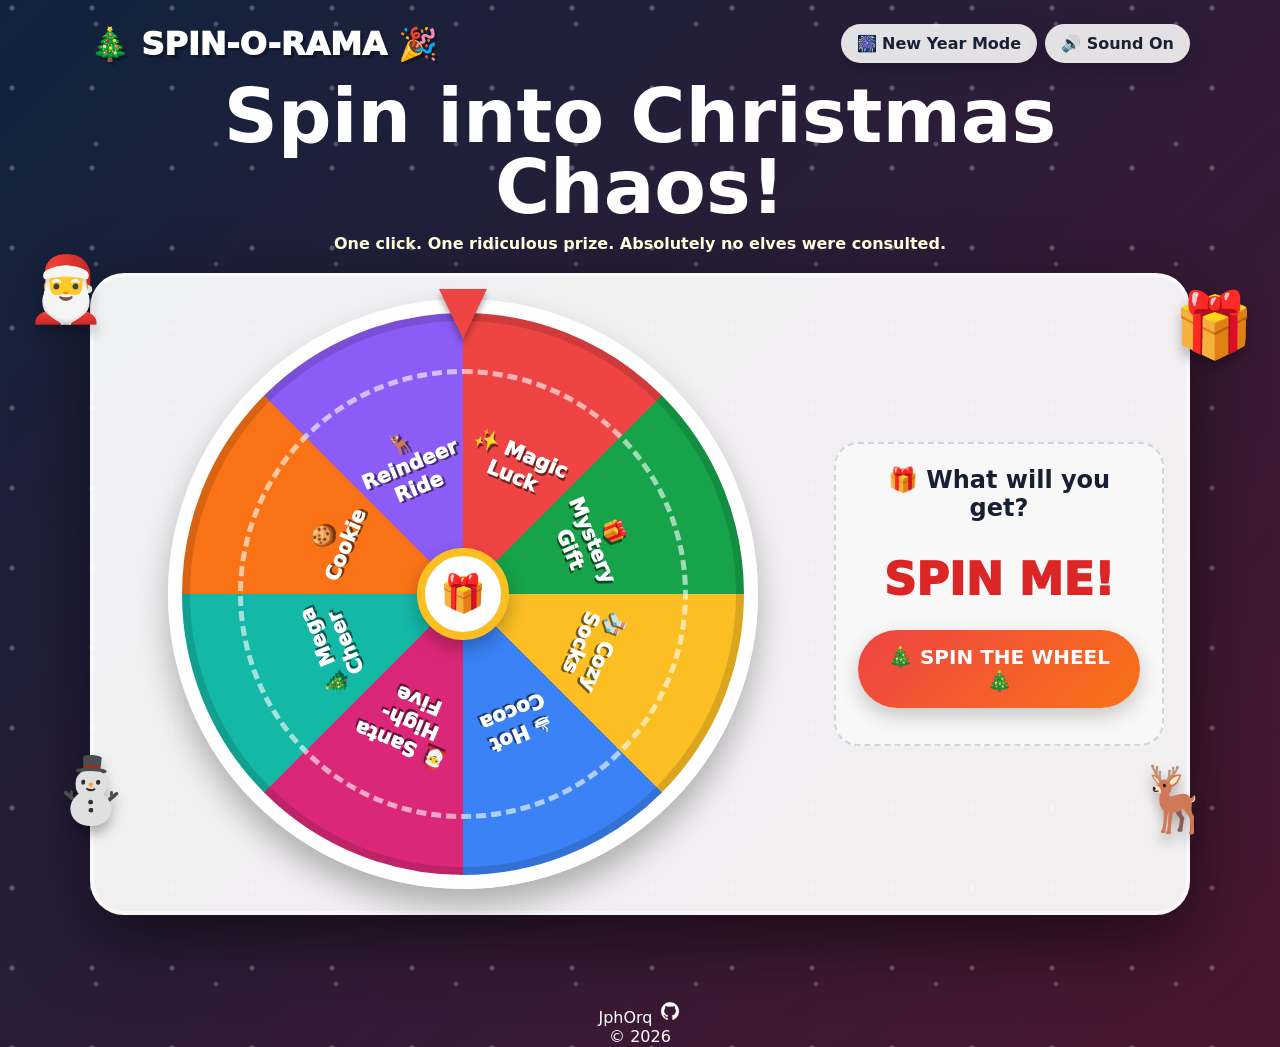
<file: index.html>
<!doctype html>
<html lang="en">
  <head>
    <meta charset="utf-8" />
    <meta name="viewport" content="width=device-width,initial-scale=1" />
    <title>Holiday Spin-O-Rama</title>
    <link rel="stylesheet" href="holiday_spinorama_styles.css" />
    <link
      rel="icon"
      href="data:image/svg+xml,<svg xmlns=%22http://www.w3.org/2000/svg%22 viewBox=%220 0 100 100%22><text y=%22.9em%22 font-size=%2290%22>🎁</text></svg>"
    />
  </head>

  <body>
    <div class="app" id="app">
      <div class="snow"><i></i><i></i><i></i><i></i><i></i><i></i><i></i></div>
      <div class="sticker s1">🎅</div>
      <div class="sticker s2">🎁</div>
      <div class="sticker s3">⛄</div>
      <div class="sticker s4">🦌</div>

      <header>
        <div class="logo">🎄 SPIN-O-RAMA 🎉</div>
        <div class="controls">
          <button class="small-btn" id="themeBtn">🎆 New Year Mode</button>
          <button class="small-btn" id="soundBtn">🔊 Sound On</button>
        </div>
      </header>

      <section class="hero">
        <h1 id="title">Spin into Christmas Chaos!</h1>
        <p id="subtitle">
          One click. One ridiculous prize. Absolutely no elves were consulted.
        </p>
      </section>

      <main class="game">
        <div class="wheel-wrap">
          <div class="pointer"></div>
          <div class="wheel" id="wheel">
            <div class="labels" id="labels"></div>
          </div>
          <div class="hub">🎁</div>
        </div>

        <aside class="panel">
          <h2 id="panelTitle">🎁 What will you get?</h2>
          <div class="result" id="result">SPIN ME!</div>
          <button class="spin-btn" id="spin">🎄 SPIN THE WHEEL 🎄</button>
          <!-- <div class="note">
            Tip: replace the prize text, emojis, colors, and sounds in the
            CONFIG object at the bottom.
          </div> -->
          <div class="history" id="history"></div>
        </aside>
      </main>
    </div>
    <div class="confetti" id="confetti"></div>

    <footer class="main-footer">
      <p>
        JphOrq
        <a href="https://github.com/JphOrq" target="_blank">
          <img
            src="imagesRunning/GitHub.png"
            alt="GitHub"
            width="24"
            height="24"
          />
        </a>
        <br />
        &copy; <span id="currentYear"></span>
        <!-- &copy; 2026-<span id="currentYear"></span> -->
      </p>
    </footer>

    <script src="holiday_spinorama_script.js"></script>
  </body>
</html>
</file>
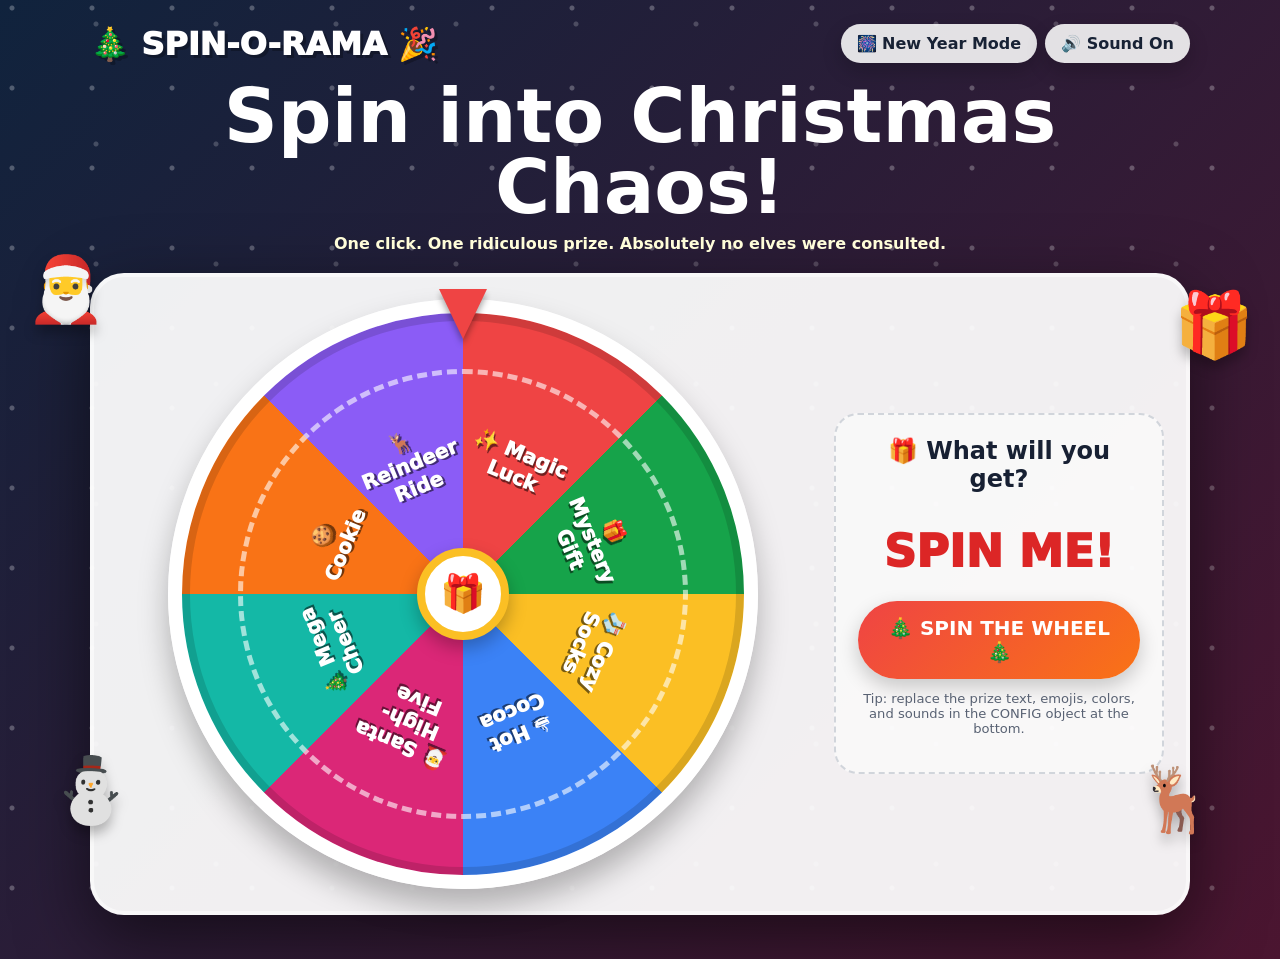
<file: holiday_spinorama.html>
<!doctype html>
<html lang="en">
  <head>
    <meta charset="utf-8" />
    <meta name="viewport" content="width=device-width,initial-scale=1" />
    <title>Holiday Spin-O-Rama 🎄✨</title>
    <link rel="stylesheet" href="holiday_spinorama_styles.css" />
  </head>

  <body>
    <div class="app" id="app">
      <div class="snow"><i></i><i></i><i></i><i></i><i></i><i></i><i></i></div>
      <div class="sticker s1">🎅</div>
      <div class="sticker s2">🎁</div>
      <div class="sticker s3">⛄</div>
      <div class="sticker s4">🦌</div>

      <header>
        <div class="logo">🎄 SPIN-O-RAMA 🎉</div>
        <div class="controls">
          <button class="small-btn" id="themeBtn">🎆 New Year Mode</button>
          <button class="small-btn" id="soundBtn">🔊 Sound On</button>
        </div>
      </header>

      <section class="hero">
        <h1 id="title">Spin into Christmas Chaos!</h1>
        <p id="subtitle">
          One click. One ridiculous prize. Absolutely no elves were consulted.
        </p>
      </section>

      <main class="game">
        <div class="wheel-wrap">
          <div class="pointer"></div>
          <div class="wheel" id="wheel">
            <div class="labels" id="labels"></div>
          </div>
          <div class="hub">🎁</div>
        </div>

        <aside class="panel">
          <h2 id="panelTitle">🎁 What will you get?</h2>
          <div class="result" id="result">SPIN ME!</div>
          <button class="spin-btn" id="spin">🎄 SPIN THE WHEEL 🎄</button>
          <div class="note">
            Tip: replace the prize text, emojis, colors, and sounds in the
            CONFIG object at the bottom.
          </div>
          <div class="history" id="history"></div>
        </aside>
      </main>
    </div>
    <div class="confetti" id="confetti"></div>

    <script src="holiday_spinorama_script.js"></script>
  </body>
</html>
</file>
<file: holiday_spinorama_styles.css>
:root {
  --bg1: #10233d;
  --bg2: #4b1530;
  --card: #ffffffee;
  --ink: #172033;
  --accent: #ef4444;
  --accent2: #16a34a;
  --gold: #fbbf24;
  --shadow: 0 24px 70px #0008;
}
* {
  box-sizing: border-box;
}
html,
body {
  margin: 0;
  min-height: 100%;
  font-family:
    system-ui,
    -apple-system,
    Segoe UI,
    sans-serif;
}
body {
  color: #fff;
  overflow-x: hidden;
  background:
    radial-gradient(circle at 15% 10%, #fff4 0 2px, transparent 3px),
    radial-gradient(circle at 80% 20%, #fff3 0 2px, transparent 3px),
    linear-gradient(135deg, var(--bg1), var(--bg2));
  background-size:
    80px 80px,
    120px 120px,
    100% 100%;
}
button {
  font: inherit;
}
.app {
  min-height: 100vh;
  position: relative;
  padding: 24px;
}
.snow {
  position: fixed;
  inset: -10vh 0 0;
  pointer-events: none;
  opacity: 0.8;
}
.snow i {
  position: absolute;
  width: 8px;
  height: 8px;
  border-radius: 50%;
  background: #fff;
  animation: fall linear infinite;
}
.snow i:nth-child(1) {
  left: 5%;
  animation-duration: 8s;
}
.snow i:nth-child(2) {
  left: 18%;
  animation-duration: 11s;
  animation-delay: -3s;
}
.snow i:nth-child(3) {
  left: 33%;
  animation-duration: 9s;
  animation-delay: -6s;
}
.snow i:nth-child(4) {
  left: 48%;
  animation-duration: 13s;
  animation-delay: -2s;
}
.snow i:nth-child(5) {
  left: 63%;
  animation-duration: 10s;
  animation-delay: -7s;
}
.snow i:nth-child(6) {
  left: 77%;
  animation-duration: 12s;
  animation-delay: -5s;
}
.snow i:nth-child(7) {
  left: 91%;
  animation-duration: 9s;
  animation-delay: -1s;
}
@keyframes fall {
  from {
    transform: translateY(-10vh) rotate(0);
  }
  to {
    transform: translateY(115vh) rotate(360deg);
  }
}

header {
  max-width: 1100px;
  margin: auto;
  display: flex;
  justify-content: space-between;
  align-items: center;
  gap: 16px;
}
.logo {
  font-weight: 1000;
  font-size: clamp(1.3rem, 3vw, 2rem);
  text-shadow: 3px 3px #0004;
}
.controls {
  display: flex;
  gap: 8px;
  flex-wrap: wrap;
}
.small-btn,
.spin-btn {
  border: 0;
  cursor: pointer;
  border-radius: 999px;
  padding: 10px 16px;
  font-weight: 900;
  box-shadow: 0 8px 20px #0003;
  transition:
    0.2s transform,
    0.2s filter;
}
.small-btn:hover,
.spin-btn:hover {
  transform: translateY(-2px);
  filter: brightness(1.06);
}
.small-btn {
  background: #ffffffdd;
  color: #182235;
}
.hero {
  max-width: 1100px;
  margin: 18px auto 0;
  text-align: center;
}
.hero h1 {
  font-size: clamp(2rem, 6vw, 4.7rem);
  line-height: 0.95;
  margin: 12px 0 10px;
}
.hero p {
  margin: 0 auto 18px;
  max-width: 680px;
  font-weight: 700;
  color: #fffdd9;
}

.game {
  max-width: 1100px;
  margin: 20px auto;
  background: var(--card);
  color: var(--ink);
  border: 4px solid #fff8;
  border-radius: 34px;
  padding: 22px;
  box-shadow: var(--shadow);
  display: grid;
  grid-template-columns: 1fr 330px;
  gap: 24px;
  align-items: center;
}
.wheel-wrap {
  position: relative;
  width: min(72vw, 590px);
  aspect-ratio: 1;
  margin: auto;
  display: grid;
  place-items: center;
}
.pointer {
  position: absolute;
  z-index: 5;
  top: -10px;
  left: 50%;
  transform: translateX(-50%);
  width: 0;
  height: 0;
  border-left: 24px solid transparent;
  border-right: 24px solid transparent;
  border-top: 50px solid #ef4444;
  filter: drop-shadow(0 5px 3px #0005);
}
.wheel {
  width: 100%;
  height: 100%;
  border-radius: 50%;
  border: 14px solid #fff;
  background: conic-gradient(
    from 0deg,
    #ef4444 0deg 45deg,
    #16a34a 45deg 90deg,
    #fbbf24 90deg 135deg,
    #3b82f6 135deg 180deg,
    #db2777 180deg 225deg,
    #14b8a6 225deg 270deg,
    #f97316 270deg 315deg,
    #8b5cf6 315deg 360deg
  );
  box-shadow:
    inset 0 0 0 8px #0002,
    0 18px 30px #0004;
  transition: transform 4.2s cubic-bezier(0.12, 0.8, 0.12, 1);
  position: relative;
  overflow: hidden;
}
.wheel::after {
  content: "";
  position: absolute;
  inset: 10%;
  border: 5px dashed #fff9;
  border-radius: 50%;
}
.labels {
  position: absolute;
  inset: 0;
  pointer-events: none;
}
.labels span {
  position: absolute;
  left: 50%;
  top: 50%;
  width: 105px;
  text-align: center;
  color: #fff;
  font-weight: 1000;
  text-shadow: 2px 2px #0008;
  font-size: clamp(0.72rem, 2vw, 1.25rem);
  transform-origin: center;
  transform: translate(-50%, -50%) rotate(var(--label-angle)) translateY(-140px);
}
.hub {
  position: absolute;
  z-index: 3;
  width: 92px;
  height: 92px;
  border-radius: 50%;
  background: #fff;
  border: 8px solid #fbbf24;
  display: grid;
  place-items: center;
  font-size: 2.3rem;
  box-shadow: 0 8px 18px #0004;
}

.panel {
  background: #fff8;
  border: 2px dashed #d1d5db;
  border-radius: 24px;
  padding: 22px;
  text-align: center;
}
.panel h2 {
  margin: 0 0 8px;
  font-size: 1.5rem;
}
.result {
  min-height: 100px;
  display: grid;
  place-items: center;
  font-size: clamp(1.7rem, 5vw, 2.8rem);
  font-weight: 1000;
  color: #dc2626;
}
.spin-btn {
  background: linear-gradient(135deg, #ef4444, #f97316);
  color: #fff;
  font-size: 1.25rem;
  padding: 15px 20px;
  width: 100%;
}
.spin-btn:disabled {
  opacity: 0.55;
  cursor: not-allowed;
}
.note {
  font-size: 0.82rem;
  color: #596273;
  margin-top: 12px;
}
.history {
  margin-top: 14px;
  display: flex;
  gap: 6px;
  justify-content: center;
  flex-wrap: wrap;
}
.chip {
  background: #f3f4f6;
  border-radius: 999px;
  padding: 6px 10px;
  font-size: 0.78rem;
  font-weight: 800;
}
.sticker {
  position: fixed;
  z-index: 2;
  font-size: clamp(2.2rem, 5vw, 4.5rem);
  filter: drop-shadow(0 8px 6px #0004);
  animation: bob 2.5s ease-in-out infinite;
}
.s1 {
  left: 2%;
  top: 28%;
}
.s2 {
  right: 2%;
  top: 32%;
  animation-delay: -1s;
}
.s3 {
  left: 4%;
  bottom: 8%;
  animation-delay: -0.7s;
}
.s4 {
  right: 5%;
  bottom: 7%;
  animation-delay: -1.5s;
}
@keyframes bob {
  50% {
    transform: translateY(-14px) rotate(6deg);
  }
}
.confetti {
  position: fixed;
  inset: 0;
  pointer-events: none;
  z-index: 20;
  overflow: hidden;
}
.confetti b {
  position: absolute;
  width: 10px;
  height: 18px;
  animation: pop 1.5s ease-out forwards;
}
@keyframes pop {
  0% {
    transform: translate(0, 0) rotate(0);
    opacity: 1;
  }
  100% {
    transform: translate(var(--x), var(--y)) rotate(720deg);
    opacity: 0;
  }
}
.theme-newyear {
  --bg1: #111827;
  --bg2: #312e81;
  --accent: #8b5cf6;
  --accent2: #06b6d4;
}
.theme-newyear .hero h1 {
  letter-spacing: -0.03em;
}
.theme-newyear .game {
  background: #ffffffef;
}
.theme-newyear .spin-btn {
  background: linear-gradient(135deg, #7c3aed, #06b6d4);
}
.theme-newyear .result {
  color: #7c3aed;
}

@media (max-width: 800px) {
  .app {
    padding: 14px;
  }
  .game {
    grid-template-columns: 1fr;
    padding: 14px;
    border-radius: 25px;
  }
  .wheel-wrap {
    width: min(90vw, 500px);
  }
  .panel {
    order: -1;
  }
  .sticker {
    position: absolute;
  }
  .s1 {
    top: 160px;
  }
  .s2 {
    top: 170px;
  }
  .s3,
  .s4 {
    bottom: auto;
    top: 500px;
  }
}
@media (max-width: 520px) {
  header {
    align-items: flex-start;
  }
  .logo {
    max-width: 180px;
  }
  .controls {
    justify-content: flex-end;
  }
  .labels span {
    width: 75px;
  }
  .hub {
    width: 72px;
    height: 72px;
    font-size: 1.8rem;
  }
  .wheel {
    border-width: 9px;
  }
}
@media (prefers-reduced-motion: reduce) {
  *,
  *::before,
  *::after {
    animation-duration: 0.001ms !important;
    animation-iteration-count: 1 !important;
    scroll-behavior: auto !important;
  }
  .wheel {
    transition: none;
  }
}

/* footer */
.main-footer {
  text-align: center;
  display: flex;
  justify-content: center;
  align-items: center;
}

footer {
  display: flex;
  align-items: center;
  justify-content: center;
  gap: 10px;
  width: 100%;
  height: 3rem;
  margin-top: 2.5rem;
}

footer p {
  margin: 0;
  font-weight: 500;
}

footer a {
  text-decoration: none;
  color: black;
}

footer img {
  width: 24px;
  height: 24px;
  transition: transform 0.4s ease-in-out;
}

footer a:hover img {
  transform: scale(1.3) rotate(360deg);
}
</file>
